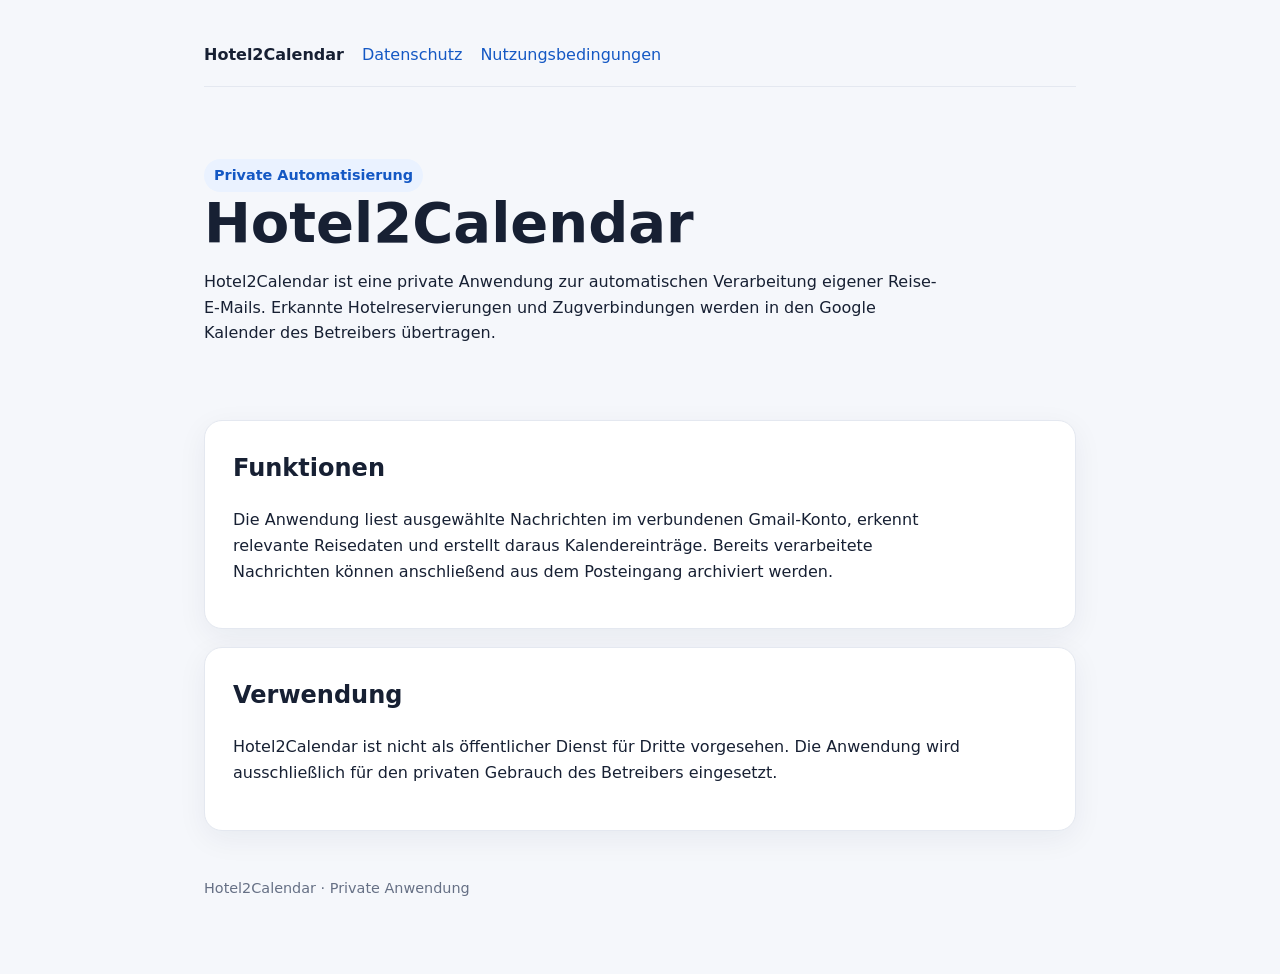
<file: index.html>
<!doctype html><html lang="de"><head><meta charset="utf-8"><meta name="viewport" content="width=device-width,initial-scale=1"><title>Hotel2Calendar</title><meta name="description" content="Hotel2Calendar verarbeitet ausgewählte Reise-E-Mails und erstellt daraus private Google-Kalendereinträge."><link rel="stylesheet" href="style.css"></head><body><div class="wrap"><nav><strong>Hotel2Calendar</strong><a href="privacy.html">Datenschutz</a><a href="terms.html">Nutzungsbedingungen</a></nav><section class="hero"><span class="badge">Private Automatisierung</span><h1>Hotel2Calendar</h1><p>Hotel2Calendar ist eine private Anwendung zur automatischen Verarbeitung eigener Reise-E-Mails. Erkannte Hotelreservierungen und Zugverbindungen werden in den Google Kalender des Betreibers übertragen.</p></section><section class="card"><h2>Funktionen</h2><p>Die Anwendung liest ausgewählte Nachrichten im verbundenen Gmail-Konto, erkennt relevante Reisedaten und erstellt daraus Kalendereinträge. Bereits verarbeitete Nachrichten können anschließend aus dem Posteingang archiviert werden.</p></section><section class="card"><h2>Verwendung</h2><p>Hotel2Calendar ist nicht als öffentlicher Dienst für Dritte vorgesehen. Die Anwendung wird ausschließlich für den privaten Gebrauch des Betreibers eingesetzt.</p></section><footer>Hotel2Calendar · Private Anwendung</footer></div></body></html>
</file>
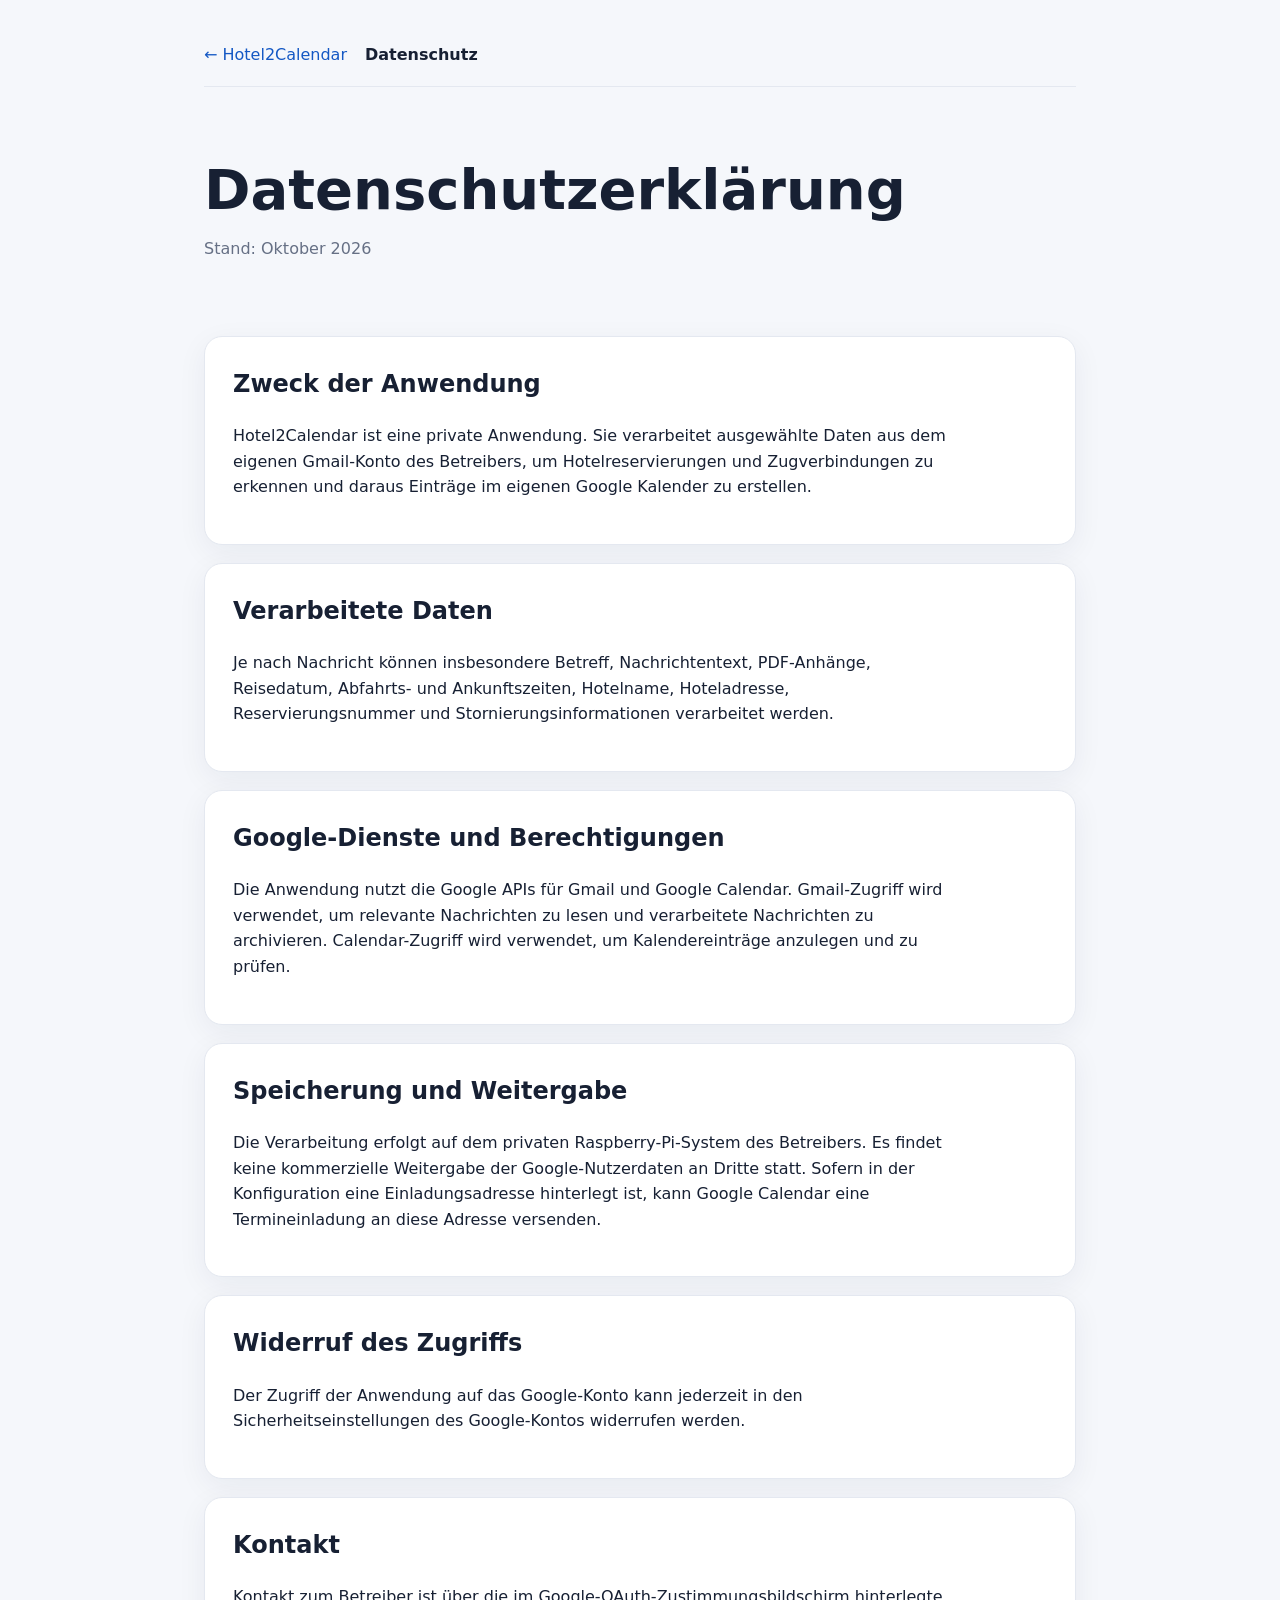
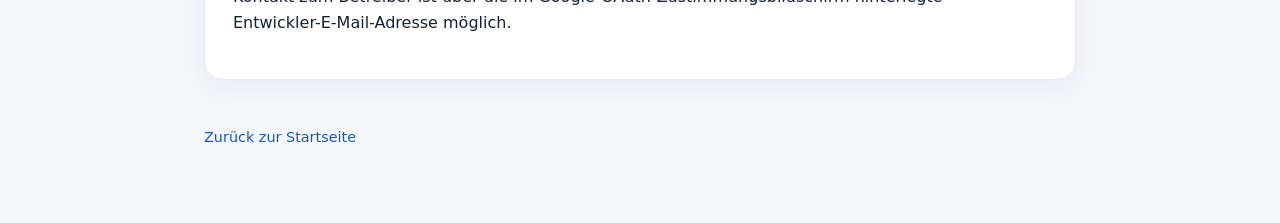
<file: privacy.html>
<!doctype html><html lang="de"><head><meta charset="utf-8"><meta name="viewport" content="width=device-width,initial-scale=1"><title>Datenschutzerklärung – Hotel2Calendar</title><link rel="stylesheet" href="style.css"></head><body><div class="wrap"><nav><a href="./">← Hotel2Calendar</a><strong>Datenschutz</strong></nav><section class="hero"><h1>Datenschutzerklärung</h1><p class="muted">Stand: Oktober 2026</p></section><section class="card"><h2>Zweck der Anwendung</h2><p>Hotel2Calendar ist eine private Anwendung. Sie verarbeitet ausgewählte Daten aus dem eigenen Gmail-Konto des Betreibers, um Hotelreservierungen und Zugverbindungen zu erkennen und daraus Einträge im eigenen Google Kalender zu erstellen.</p></section><section class="card"><h2>Verarbeitete Daten</h2><p>Je nach Nachricht können insbesondere Betreff, Nachrichtentext, PDF-Anhänge, Reisedatum, Abfahrts- und Ankunftszeiten, Hotelname, Hoteladresse, Reservierungsnummer und Stornierungsinformationen verarbeitet werden.</p></section><section class="card"><h2>Google-Dienste und Berechtigungen</h2><p>Die Anwendung nutzt die Google APIs für Gmail und Google Calendar. Gmail-Zugriff wird verwendet, um relevante Nachrichten zu lesen und verarbeitete Nachrichten zu archivieren. Calendar-Zugriff wird verwendet, um Kalendereinträge anzulegen und zu prüfen.</p></section><section class="card"><h2>Speicherung und Weitergabe</h2><p>Die Verarbeitung erfolgt auf dem privaten Raspberry-Pi-System des Betreibers. Es findet keine kommerzielle Weitergabe der Google-Nutzerdaten an Dritte statt. Sofern in der Konfiguration eine Einladungsadresse hinterlegt ist, kann Google Calendar eine Termineinladung an diese Adresse versenden.</p></section><section class="card"><h2>Widerruf des Zugriffs</h2><p>Der Zugriff der Anwendung auf das Google-Konto kann jederzeit in den Sicherheitseinstellungen des Google-Kontos widerrufen werden.</p></section><section class="card"><h2>Kontakt</h2><p>Kontakt zum Betreiber ist über die im Google-OAuth-Zustimmungsbildschirm hinterlegte Entwickler-E-Mail-Adresse möglich.</p></section><footer><a href="./">Zurück zur Startseite</a></footer></div></body></html>
</file>
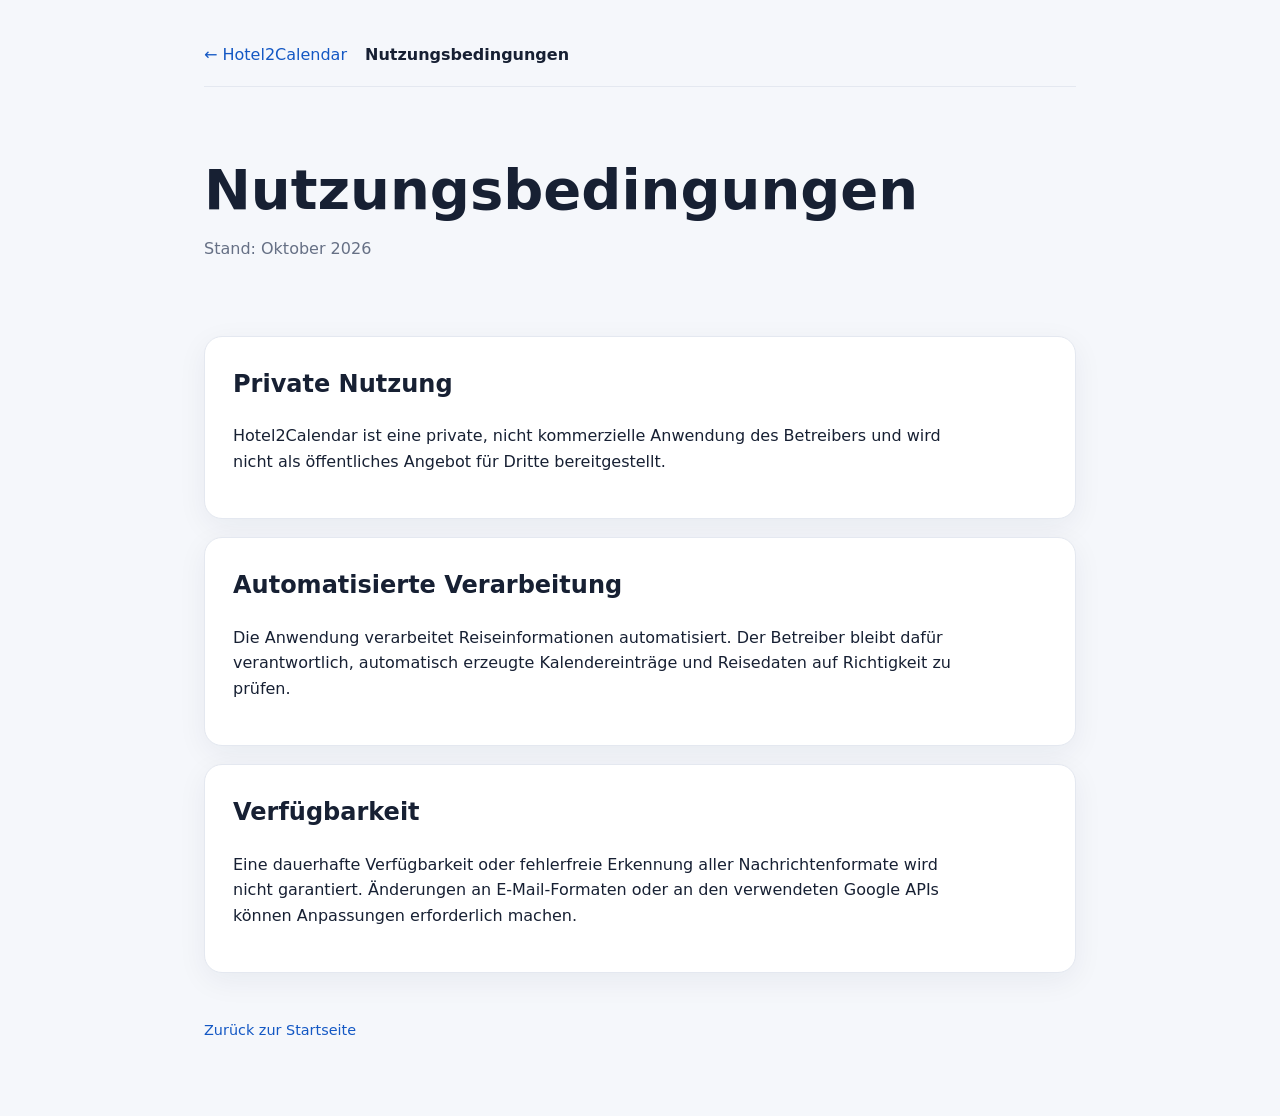
<file: terms.html>
<!doctype html><html lang="de"><head><meta charset="utf-8"><meta name="viewport" content="width=device-width,initial-scale=1"><title>Nutzungsbedingungen – Hotel2Calendar</title><link rel="stylesheet" href="style.css"></head><body><div class="wrap"><nav><a href="./">← Hotel2Calendar</a><strong>Nutzungsbedingungen</strong></nav><section class="hero"><h1>Nutzungsbedingungen</h1><p class="muted">Stand: Oktober 2026</p></section><section class="card"><h2>Private Nutzung</h2><p>Hotel2Calendar ist eine private, nicht kommerzielle Anwendung des Betreibers und wird nicht als öffentliches Angebot für Dritte bereitgestellt.</p></section><section class="card"><h2>Automatisierte Verarbeitung</h2><p>Die Anwendung verarbeitet Reiseinformationen automatisiert. Der Betreiber bleibt dafür verantwortlich, automatisch erzeugte Kalendereinträge und Reisedaten auf Richtigkeit zu prüfen.</p></section><section class="card"><h2>Verfügbarkeit</h2><p>Eine dauerhafte Verfügbarkeit oder fehlerfreie Erkennung aller Nachrichtenformate wird nicht garantiert. Änderungen an E-Mail-Formaten oder an den verwendeten Google APIs können Anpassungen erforderlich machen.</p></section><footer><a href="./">Zurück zur Startseite</a></footer></div></body></html>
</file>
<file: style.css>
:root{font-family:system-ui,-apple-system,BlinkMacSystemFont,"Segoe UI",sans-serif;color:#172033;background:#f5f7fb}*{box-sizing:border-box}body{margin:0;line-height:1.6}.wrap{max-width:920px;margin:0 auto;padding:24px}.hero{padding:72px 0 40px}.card{background:#fff;border:1px solid #e4e8f0;border-radius:18px;padding:28px;box-shadow:0 8px 30px rgba(18,35,64,.06);margin:18px 0}h1{font-size:clamp(2rem,5vw,3.5rem);line-height:1.1;margin:0 0 16px}h2{margin-top:0}p{max-width:72ch}nav{display:flex;gap:18px;flex-wrap:wrap;padding:18px 0;border-bottom:1px solid #e4e8f0}a{color:#1458c4;text-decoration:none}a:hover{text-decoration:underline}.muted{color:#667085}.badge{display:inline-block;padding:5px 10px;border-radius:999px;background:#eaf2ff;color:#1458c4;font-weight:600;font-size:.9rem}footer{padding:28px 0 50px;color:#667085;font-size:.9rem}
</file>
